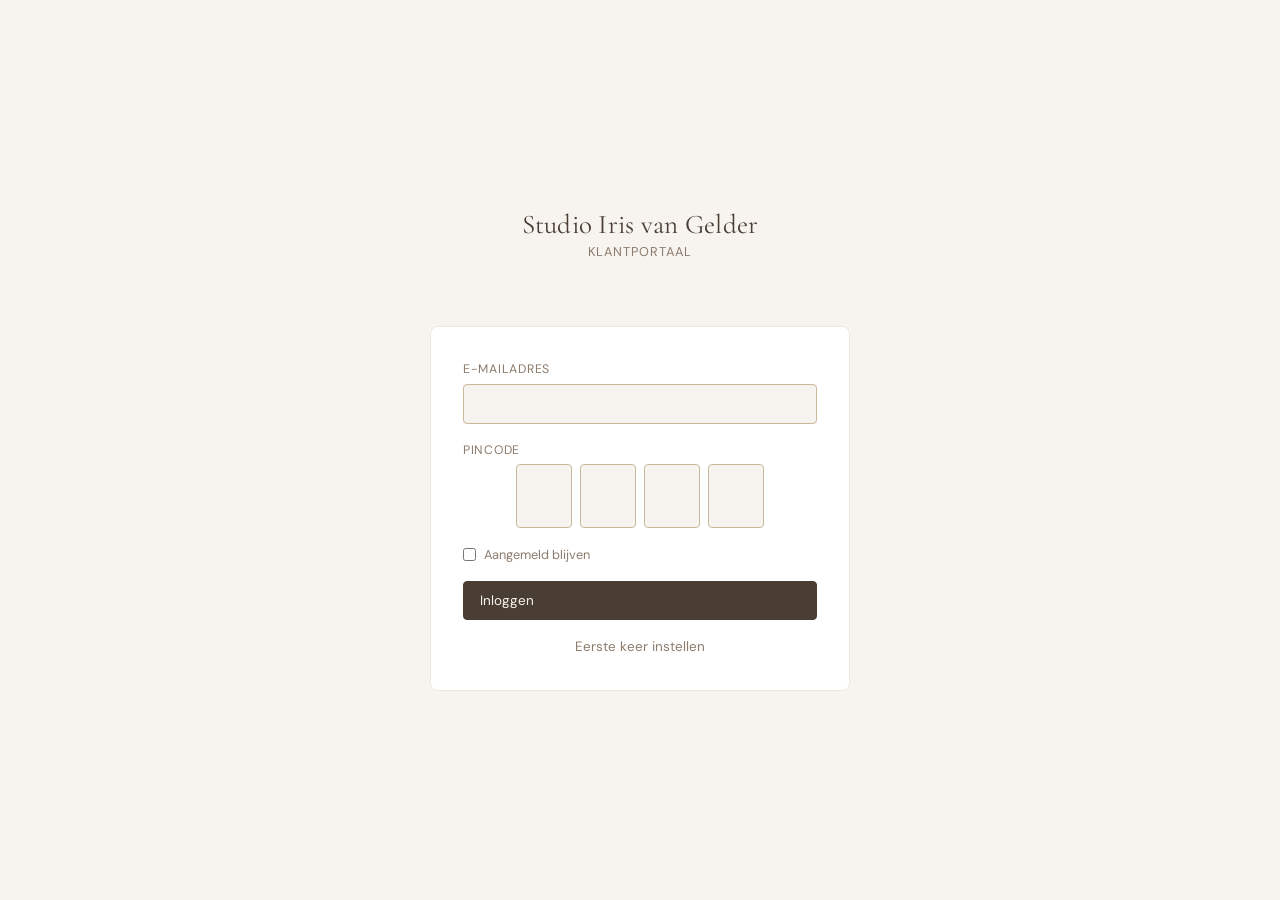
<file: index.html>
<!DOCTYPE html>
<html lang="nl">
<head>
  <meta charset="UTF-8" />
  <meta name="viewport" content="width=device-width, initial-scale=1.0" />
  <title>Studio Iris van Gelder</title>
  <link rel="manifest" href="/manifest.json" />
  <meta name="theme-color" content="#2A2420" />
  <link rel="stylesheet" href="css/base.css" />
  <link rel="stylesheet" href="css/components.css" />
  <link rel="stylesheet" href="css/layout.css" />
</head>
<body class="page-centered">

<!-- LOGIN FORM -->
<div class="login-box" id="view-login">
  <div class="login-logo">
    <h1 data-i18n="app.name">Studio Iris van Gelder</h1>
    <p class="subtitle">Klantportaal</p>
  </div>

  <div class="card">
    <form id="login-form">
      <div class="form-group">
        <label for="email" data-i18n="login.email">E-mailadres</label>
        <input type="email" id="email" name="email" autocomplete="email" required />
      </div>
      <div class="form-group">
        <label for="pin" data-i18n="login.pin">Pincode</label>
        <div class="pin-input" id="pin-inputs">
          <input type="password" maxlength="1" inputmode="numeric" pattern="[0-9]" data-pin="0" />
          <input type="password" maxlength="1" inputmode="numeric" pattern="[0-9]" data-pin="1" />
          <input type="password" maxlength="1" inputmode="numeric" pattern="[0-9]" data-pin="2" />
          <input type="password" maxlength="1" inputmode="numeric" pattern="[0-9]" data-pin="3" />
        </div>
      </div>
      <div id="login-error" class="form-error" style="display:none" data-i18n="login.error"></div>
      <div class="form-group" style="display:flex;align-items:center;gap:var(--space-sm)">
        <input type="checkbox" id="remember" />
        <label for="remember" style="margin-bottom:0;text-transform:none;letter-spacing:0;font-size:0.85rem">Aangemeld blijven</label>
      </div>
      <button type="submit" class="btn btn-primary" style="width:100%" data-i18n="login.submit">Inloggen</button>
    </form>
    <p style="margin-top:var(--space-md);text-align:center;font-size:0.82rem">
      <a href="#" onclick="showView('setup')" class="text-muted">Eerste keer instellen</a>
    </p>
  </div>
</div>

<!-- FIRST-RUN ADMIN SETUP -->
<div class="login-box" id="view-setup" style="display:none">
  <div class="login-logo">
    <h1 data-i18n="app.name">Studio Iris van Gelder</h1>
    <p class="subtitle">Eerste keer instellen</p>
  </div>
  <div class="card">
    <p class="text-muted" style="margin-bottom:var(--space-lg)">Stel uw beheerderspincode in om te beginnen. Dit scherm is daarna niet meer beschikbaar.</p>
    <form id="setup-form">
      <div class="form-group">
        <label>E-mailadres</label>
        <input type="email" id="setup-email" required placeholder="iris@example.com" />
      </div>
      <div class="form-group">
        <label>Kies pincode (4 cijfers)</label>
        <div class="pin-input" id="setup-pin-inputs">
          <input type="password" maxlength="1" inputmode="numeric" pattern="[0-9]" data-pin="0" />
          <input type="password" maxlength="1" inputmode="numeric" pattern="[0-9]" data-pin="1" />
          <input type="password" maxlength="1" inputmode="numeric" pattern="[0-9]" data-pin="2" />
          <input type="password" maxlength="1" inputmode="numeric" pattern="[0-9]" data-pin="3" />
        </div>
      </div>
      <div class="form-group">
        <label>Herhaal pincode</label>
        <div class="pin-input" id="setup-pin2-inputs">
          <input type="password" maxlength="1" inputmode="numeric" pattern="[0-9]" data-pin="0" />
          <input type="password" maxlength="1" inputmode="numeric" pattern="[0-9]" data-pin="1" />
          <input type="password" maxlength="1" inputmode="numeric" pattern="[0-9]" data-pin="2" />
          <input type="password" maxlength="1" inputmode="numeric" pattern="[0-9]" data-pin="3" />
        </div>
      </div>
      <div id="setup-error" class="form-error" style="display:none"></div>
      <button type="submit" class="btn btn-primary" style="width:100%">Account aanmaken</button>
    </form>
    <p style="margin-top:var(--space-md);text-align:center">
      <a href="#" onclick="showView('login')">← Terug naar inloggen</a>
    </p>
  </div>
</div>

<!-- ACTIVATION FORM -->
<div class="login-box" id="view-activate" style="display:none">
  <div class="login-logo">
    <h1 data-i18n="app.name">Studio Iris van Gelder</h1>
    <p class="subtitle" data-i18n="activate.title">Kies een pincode</p>
  </div>

  <div class="card">
    <p class="text-muted" style="margin-bottom:var(--space-lg)">Welkom! Stel hieronder uw viercijferige pincode in om uw account te activeren.</p>
    <form id="activate-form">
      <div class="form-group">
        <label data-i18n="activate.pin">Pincode (4 cijfers)</label>
        <div class="pin-input" id="act-pin-inputs">
          <input type="password" maxlength="1" inputmode="numeric" pattern="[0-9]" data-pin="0" />
          <input type="password" maxlength="1" inputmode="numeric" pattern="[0-9]" data-pin="1" />
          <input type="password" maxlength="1" inputmode="numeric" pattern="[0-9]" data-pin="2" />
          <input type="password" maxlength="1" inputmode="numeric" pattern="[0-9]" data-pin="3" />
        </div>
      </div>
      <div class="form-group">
        <label data-i18n="activate.pin_confirm">Herhaal pincode</label>
        <div class="pin-input" id="act-pin2-inputs">
          <input type="password" maxlength="1" inputmode="numeric" pattern="[0-9]" data-pin="0" />
          <input type="password" maxlength="1" inputmode="numeric" pattern="[0-9]" data-pin="1" />
          <input type="password" maxlength="1" inputmode="numeric" pattern="[0-9]" data-pin="2" />
          <input type="password" maxlength="1" inputmode="numeric" pattern="[0-9]" data-pin="3" />
        </div>
      </div>
      <div id="activate-error" class="form-error" style="display:none"></div>
      <button type="submit" class="btn btn-primary" style="width:100%" data-i18n="activate.submit">Account activeren</button>
    </form>
  </div>
</div>

<script src="js/i18n.js"></script>
<script src="js/utils.js"></script>
<script src="js/api.js"></script>
<script src="js/router.js"></script>
<script>
  function showView(name) {
    ['view-login', 'view-activate', 'view-setup'].forEach(id => {
      document.getElementById(id).style.display = 'none';
    });
    document.getElementById('view-' + name).style.display = 'block';
  }

  function setupPinInputs(container) {
    const inputs = container.querySelectorAll('input[data-pin]');
    inputs.forEach((input, i) => {
      input.addEventListener('input', () => {
        input.value = input.value.replace(/[^0-9]/g, '');
        if (input.value && i < inputs.length - 1) inputs[i + 1].focus();
      });
      input.addEventListener('keydown', e => {
        if (e.key === 'Backspace' && !input.value && i > 0) inputs[i - 1].focus();
      });
    });
    return () => Array.from(inputs).map(i => i.value).join('');
  }

  const getLoginPin  = setupPinInputs(document.getElementById('pin-inputs'));
  const getActPin    = setupPinInputs(document.getElementById('act-pin-inputs'));
  const getActPin2   = setupPinInputs(document.getElementById('act-pin2-inputs'));
  const getSetupPin  = setupPinInputs(document.getElementById('setup-pin-inputs'));
  const getSetupPin2 = setupPinInputs(document.getElementById('setup-pin2-inputs'));

  // Check for activation token in URL
  const urlParams = new URLSearchParams(window.location.search);
  const inviteToken = urlParams.get('token');

  if (inviteToken) {
    document.getElementById('view-login').style.display = 'none';
    document.getElementById('view-activate').style.display = 'block';
  }

  document.getElementById('login-form').addEventListener('submit', async e => {
    e.preventDefault();
    const email = document.getElementById('email').value.trim();
    const pin = getLoginPin();
    const errEl = document.getElementById('login-error');
    errEl.style.display = 'none';

    try {
      const data = await api.auth.login(email, pin);
      saveSession(data.session_token, document.getElementById('remember').checked);
      if (data.role === 'admin') {
        window.location.href = '/dashboard-iris.html';
      } else if (!data.onboarding_done) {
        window.location.href = '/onboarding.html';
      } else {
        window.location.href = '/portaal.html';
      }
    } catch (err) {
      errEl.textContent = t('login.error');
      errEl.style.display = 'block';
    }
  });

  document.getElementById('setup-form').addEventListener('submit', async e => {
    e.preventDefault();
    const pin  = getSetupPin();
    const pin2 = getSetupPin2();
    const errEl = document.getElementById('setup-error');
    errEl.style.display = 'none';
    if (pin.length !== 4) { errEl.textContent = t('activate.invalid'); errEl.style.display = 'block'; return; }
    if (pin !== pin2) { errEl.textContent = t('activate.mismatch'); errEl.style.display = 'block'; return; }
    const email = document.getElementById('setup-email').value.trim();
    try {
      const data = await api.auth.setupAdmin(email, pin);
      saveSession(data.session_token, false);
      window.location.href = '/dashboard-iris.html';
    } catch (err) {
      errEl.textContent = err.message === 'ADMIN_ALREADY_EXISTS'
        ? 'Er bestaat al een beheerder. Log gewoon in.'
        : (err.message || t('common.error'));
      errEl.style.display = 'block';
    }
  });

  document.getElementById('activate-form').addEventListener('submit', async e => {
    e.preventDefault();
    const pin  = getActPin();
    const pin2 = getActPin2();
    const errEl = document.getElementById('activate-error');
    errEl.style.display = 'none';

    if (pin.length !== 4) {
      errEl.textContent = t('activate.invalid');
      errEl.style.display = 'block';
      return;
    }
    if (pin !== pin2) {
      errEl.textContent = t('activate.mismatch');
      errEl.style.display = 'block';
      return;
    }

    try {
      const data = await api.auth.activate(inviteToken, pin);
      saveSession(data.session_token, false);
      window.location.href = '/onboarding.html';
    } catch (err) {
      errEl.textContent = err.message || t('common.error');
      errEl.style.display = 'block';
    }
  });
</script>
</body>
</html>
</file>
<file: css/base.css>
@import url('https://fonts.googleapis.com/css2?family=Cormorant+Garamond:ital,wght@0,300;0,400;0,500;1,300;1,400&family=DM+Sans:wght@300;400;500&display=swap');

*, *::before, *::after { box-sizing: border-box; margin: 0; padding: 0; }

:root {
  --color-warm-white:  #F7F4F0;
  --color-sand-light:  #EDE8E0;
  --color-sand:        #C9B99A;
  --color-taupe:       #8C7B6B;
  --color-dark-warm:   #4A3D34;
  --color-anthracite:  #2A2420;

  --color-budget-ok:   #7A9E7E;
  --color-budget-warn: #C4894F;
  --color-budget-over: #B85C52;

  --font-display: 'Cormorant Garamond', Georgia, serif;
  --font-body:    'DM Sans', system-ui, sans-serif;

  --space-xs:  4px;
  --space-sm:  8px;
  --space-md:  16px;
  --space-lg:  32px;
  --space-xl:  64px;

  --radius-sm: 4px;
  --radius-md: 8px;
  --radius-lg: 16px;
}

html { font-size: 15px; scroll-behavior: smooth; }

body {
  background: var(--color-warm-white);
  color: var(--color-anthracite);
  font-family: var(--font-body);
  font-size: 1rem;
  line-height: 1.65;
  min-height: 100vh;
}

h1, h2, h3, h4 {
  font-family: var(--font-display);
  font-weight: 400;
  letter-spacing: 0.01em;
  line-height: 1.2;
}

h1 { font-size: 2.4rem; }
h2 { font-size: 1.8rem; }
h3 { font-size: 1.3rem; }
h4 { font-size: 1.1rem; }

p { margin-bottom: var(--space-md); }
p:last-child { margin-bottom: 0; }

a { color: var(--color-dark-warm); text-decoration: none; }
a:hover { text-decoration: underline; }

ul, ol { padding-left: var(--space-lg); }

hr {
  border: none;
  border-top: 1px solid var(--color-sand-light);
  margin: var(--space-lg) 0;
}

.text-muted  { color: var(--color-taupe); font-size: 0.9rem; }
.text-small  { font-size: 0.85rem; }
.text-center { text-align: center; }

.sr-only {
  position: absolute;
  width: 1px; height: 1px;
  padding: 0; margin: -1px;
  overflow: hidden;
  clip: rect(0,0,0,0);
  border: 0;
}
</file>
<file: css/components.css>
/* ── Buttons ─────────────────────────────────── */

.btn {
  display: inline-flex;
  align-items: center;
  gap: var(--space-sm);
  padding: 10px var(--space-md);
  border: 1px solid transparent;
  border-radius: var(--radius-sm);
  font-family: var(--font-body);
  font-size: 0.9rem;
  font-weight: 400;
  cursor: pointer;
  transition: background 0.15s, color 0.15s, border-color 0.15s;
  white-space: nowrap;
  text-decoration: none;
}
.btn:hover { text-decoration: none; }

.btn-primary {
  background: var(--color-dark-warm);
  color: var(--color-warm-white);
  border-color: var(--color-dark-warm);
}
.btn-primary:hover { background: var(--color-anthracite); border-color: var(--color-anthracite); }

.btn-secondary {
  background: transparent;
  color: var(--color-dark-warm);
  border-color: var(--color-sand);
}
.btn-secondary:hover { background: var(--color-sand-light); }

.btn-ghost {
  background: transparent;
  color: var(--color-taupe);
  border-color: transparent;
}
.btn-ghost:hover { color: var(--color-dark-warm); background: var(--color-sand-light); }

.btn-danger {
  background: transparent;
  color: var(--color-budget-over);
  border-color: var(--color-budget-over);
}
.btn-danger:hover { background: var(--color-budget-over); color: #fff; }

.btn-sm { padding: 6px 12px; font-size: 0.8rem; }
.btn-lg { padding: 14px var(--space-lg); font-size: 1rem; }

.btn:disabled, .btn[disabled] {
  opacity: 0.45;
  cursor: not-allowed;
}

/* ── Cards ───────────────────────────────────── */

.card {
  background: #fff;
  border: 1px solid var(--color-sand-light);
  border-radius: var(--radius-md);
  padding: var(--space-lg);
}

.card-header {
  display: flex;
  align-items: center;
  justify-content: space-between;
  margin-bottom: var(--space-md);
}

.card-title {
  font-family: var(--font-display);
  font-size: 1.2rem;
  font-weight: 400;
}

.stat-card {
  background: #fff;
  border: 1px solid var(--color-sand-light);
  border-radius: var(--radius-md);
  padding: var(--space-lg);
  text-align: center;
}

.stat-card .stat-value {
  font-family: var(--font-display);
  font-size: 2.2rem;
  font-weight: 300;
  color: var(--color-dark-warm);
  display: block;
  line-height: 1;
  margin-bottom: var(--space-xs);
}

.stat-card .stat-label {
  font-size: 0.82rem;
  color: var(--color-taupe);
  text-transform: uppercase;
  letter-spacing: 0.06em;
}

/* ── Forms ───────────────────────────────────── */

.form-group { margin-bottom: var(--space-md); }

label {
  display: block;
  font-size: 0.82rem;
  text-transform: uppercase;
  letter-spacing: 0.06em;
  color: var(--color-taupe);
  margin-bottom: var(--space-xs);
}

input[type="text"],
input[type="email"],
input[type="number"],
input[type="date"],
input[type="password"],
select,
textarea {
  width: 100%;
  padding: 10px var(--space-md);
  border: 1px solid var(--color-sand);
  border-radius: var(--radius-sm);
  background: var(--color-warm-white);
  color: var(--color-anthracite);
  font-family: var(--font-body);
  font-size: 0.95rem;
  transition: border-color 0.15s;
  outline: none;
}

input:focus, select:focus, textarea:focus {
  border-color: var(--color-dark-warm);
}

textarea { resize: vertical; min-height: 80px; }

.form-hint { font-size: 0.8rem; color: var(--color-taupe); margin-top: var(--space-xs); }
.form-error { font-size: 0.8rem; color: var(--color-budget-over); margin-top: var(--space-xs); }

.pin-input {
  display: flex;
  gap: var(--space-sm);
  justify-content: center;
}

.pin-input input {
  width: 56px;
  height: 64px;
  text-align: center;
  font-size: 1.4rem;
  border-radius: var(--radius-sm);
}

/* ── Tables ──────────────────────────────────── */

.table-wrapper { overflow-x: auto; }

table {
  width: 100%;
  border-collapse: collapse;
  font-size: 0.9rem;
}

thead th {
  text-align: left;
  padding: var(--space-sm) var(--space-md);
  font-size: 0.75rem;
  text-transform: uppercase;
  letter-spacing: 0.06em;
  color: var(--color-taupe);
  border-bottom: 1px solid var(--color-sand-light);
  font-family: var(--font-body);
  font-weight: 400;
}

tbody td {
  padding: var(--space-sm) var(--space-md);
  border-bottom: 1px solid var(--color-sand-light);
  vertical-align: middle;
}

tbody tr:last-child td { border-bottom: none; }
tbody tr:hover { background: var(--color-warm-white); }

/* ── Progress bar ────────────────────────────── */

.progress {
  height: 6px;
  background: var(--color-sand-light);
  border-radius: 99px;
  overflow: hidden;
}

.progress-bar {
  height: 100%;
  border-radius: 99px;
  transition: width 0.3s;
  background: var(--color-budget-ok);
}
.progress-bar.warn { background: var(--color-budget-warn); }
.progress-bar.over { background: var(--color-budget-over); }

/* ── Badges / tags ───────────────────────────── */

.badge {
  display: inline-block;
  padding: 2px 10px;
  border-radius: 99px;
  font-size: 0.75rem;
  letter-spacing: 0.04em;
  font-weight: 400;
}
.badge-active   { background: #E8F1E9; color: var(--color-budget-ok); }
.badge-planned  { background: var(--color-sand-light); color: var(--color-taupe); }
.badge-completed { background: #EDE8E0; color: var(--color-dark-warm); }
.badge-archived { background: var(--color-sand-light); color: var(--color-taupe); opacity: 0.6; }
.badge-warning  { background: #FAF0E6; color: var(--color-budget-warn); }
.badge-over     { background: #FCECEA; color: var(--color-budget-over); }

/* ── Modal ───────────────────────────────────── */

.modal-backdrop {
  position: fixed;
  inset: 0;
  background: rgba(42,36,32,0.45);
  z-index: 100;
  display: flex;
  align-items: center;
  justify-content: center;
  padding: var(--space-md);
  opacity: 0;
  visibility: hidden;
  transition: opacity 0.2s;
}

.modal-backdrop.open { opacity: 1; visibility: visible; }

.modal {
  background: #fff;
  border-radius: var(--radius-lg);
  padding: var(--space-lg);
  width: 100%;
  max-width: 520px;
  max-height: 90vh;
  overflow-y: auto;
  transform: translateY(16px);
  transition: transform 0.2s;
}

.modal-backdrop.open .modal { transform: translateY(0); }

.modal-header {
  display: flex;
  align-items: center;
  justify-content: space-between;
  margin-bottom: var(--space-lg);
}

.modal-title {
  font-family: var(--font-display);
  font-size: 1.4rem;
}

.modal-close {
  background: none;
  border: none;
  cursor: pointer;
  font-size: 1.4rem;
  color: var(--color-taupe);
  line-height: 1;
  padding: 4px;
}

.modal-footer {
  display: flex;
  gap: var(--space-sm);
  justify-content: flex-end;
  margin-top: var(--space-lg);
  padding-top: var(--space-md);
  border-top: 1px solid var(--color-sand-light);
}

/* ── Accordion ───────────────────────────────── */

.accordion-item { border: 1px solid var(--color-sand-light); border-radius: var(--radius-md); margin-bottom: var(--space-md); }

.accordion-toggle {
  width: 100%;
  background: none;
  border: none;
  cursor: pointer;
  padding: var(--space-md) var(--space-lg);
  display: flex;
  align-items: center;
  justify-content: space-between;
  font-family: var(--font-display);
  font-size: 1.1rem;
  color: var(--color-anthracite);
  text-align: left;
}

.accordion-toggle .chevron {
  transition: transform 0.2s;
  font-size: 0.7rem;
  color: var(--color-taupe);
}

.accordion-item.open .chevron { transform: rotate(180deg); }

.accordion-body {
  display: none;
  padding: 0 var(--space-lg) var(--space-lg);
}

.accordion-item.open .accordion-body { display: block; }

/* ── Duration buttons ────────────────────────── */

.duration-grid {
  display: flex;
  flex-wrap: wrap;
  gap: var(--space-sm);
  margin-bottom: var(--space-sm);
}

.duration-btn {
  padding: 6px 14px;
  border: 1px solid var(--color-sand);
  border-radius: var(--radius-sm);
  background: transparent;
  cursor: pointer;
  font-family: var(--font-body);
  font-size: 0.85rem;
  transition: background 0.12s;
}

.duration-btn:hover { background: var(--color-sand-light); }
.duration-btn.active { background: var(--color-dark-warm); color: #fff; border-color: var(--color-dark-warm); }

/* ── Empty state ─────────────────────────────── */

.empty-state {
  padding: var(--space-xl) var(--space-lg);
  text-align: center;
  color: var(--color-taupe);
}

.empty-state p { margin: 0; }

/* ── Alert / toast ───────────────────────────── */

.toast-container {
  position: fixed;
  bottom: var(--space-lg);
  right: var(--space-lg);
  z-index: 200;
  display: flex;
  flex-direction: column;
  gap: var(--space-sm);
}

.toast {
  background: var(--color-anthracite);
  color: var(--color-warm-white);
  padding: var(--space-sm) var(--space-md);
  border-radius: var(--radius-sm);
  font-size: 0.9rem;
  max-width: 320px;
  animation: slideUp 0.2s ease;
}

.toast.success { background: var(--color-budget-ok); }
.toast.error   { background: var(--color-budget-over); }

@keyframes slideUp {
  from { opacity: 0; transform: translateY(8px); }
  to   { opacity: 1; transform: translateY(0); }
}

/* ── Tabs ────────────────────────────────────── */

.section-tabs {
  display: flex;
  gap: 0;
  border-bottom: 1px solid var(--color-sand-light);
  margin-bottom: var(--space-lg);
  overflow-x: auto;
}

.section-tab {
  padding: var(--space-sm) var(--space-md);
  border: none;
  background: none;
  cursor: pointer;
  font-family: var(--font-body);
  font-size: 0.85rem;
  color: var(--color-taupe);
  border-bottom: 2px solid transparent;
  margin-bottom: -1px;
  white-space: nowrap;
  transition: color 0.15s;
}

.section-tab.active {
  color: var(--color-dark-warm);
  border-bottom-color: var(--color-dark-warm);
}

.tab-panel { display: none; }
.tab-panel.active { display: block; }

/* ── Language toggle ─────────────────────────── */

.lang-toggle {
  display: flex;
  gap: 2px;
  background: var(--color-sand-light);
  border-radius: 99px;
  padding: 3px;
}

.lang-btn {
  padding: 3px 10px;
  border: none;
  border-radius: 99px;
  background: transparent;
  cursor: pointer;
  font-family: var(--font-body);
  font-size: 0.78rem;
  color: var(--color-taupe);
  letter-spacing: 0.04em;
  transition: background 0.15s, color 0.15s;
}

.lang-btn.active { background: #fff; color: var(--color-dark-warm); }

/* ── Onboarding steps ────────────────────────── */

.onboarding-dots {
  display: flex;
  gap: var(--space-sm);
  justify-content: center;
  margin-top: var(--space-lg);
}

.onboarding-dot {
  width: 8px; height: 8px;
  border-radius: 50%;
  background: var(--color-sand);
  transition: background 0.2s;
}
.onboarding-dot.active { background: var(--color-dark-warm); }

/* ── File upload area ────────────────────────── */

.drop-zone {
  border: 2px dashed var(--color-sand);
  border-radius: var(--radius-md);
  padding: var(--space-lg);
  text-align: center;
  cursor: pointer;
  transition: border-color 0.15s, background 0.15s;
  color: var(--color-taupe);
}
.drop-zone:hover, .drop-zone.drag-over {
  border-color: var(--color-dark-warm);
  background: var(--color-sand-light);
}
.drop-zone input[type="file"] { display: none; }
</file>
<file: css/layout.css>
/* ── Login / centered layouts ────────────────── */

.page-centered {
  min-height: 100vh;
  display: flex;
  align-items: center;
  justify-content: center;
  padding: var(--space-lg);
}

.login-box {
  width: 100%;
  max-width: 420px;
}

.login-logo {
  text-align: center;
  margin-bottom: var(--space-xl);
}

.login-logo h1 {
  font-size: 1.8rem;
  color: var(--color-dark-warm);
}

.login-logo .subtitle {
  font-size: 0.85rem;
  color: var(--color-taupe);
  letter-spacing: 0.08em;
  text-transform: uppercase;
}

/* ── App shell ───────────────────────────────── */

.app-shell {
  min-height: 100vh;
  display: flex;
  flex-direction: column;
}

/* ── Top nav ─────────────────────────────────── */

.topnav {
  height: 60px;
  background: #fff;
  border-bottom: 1px solid var(--color-sand-light);
  display: flex;
  align-items: center;
  padding: 0 var(--space-lg);
  gap: var(--space-md);
  position: sticky;
  top: 0;
  z-index: 50;
}

.topnav-brand {
  font-family: var(--font-display);
  font-size: 1.1rem;
  color: var(--color-dark-warm);
  white-space: nowrap;
  flex-shrink: 0;
}

.topnav-spacer { flex: 1; }

.topnav-actions {
  display: flex;
  align-items: center;
  gap: var(--space-md);
}

.topnav-user {
  font-size: 0.82rem;
  color: var(--color-taupe);
}

/* ── Main content area ───────────────────────── */

.main-content {
  flex: 1;
  padding: var(--space-lg);
  max-width: 1100px;
  width: 100%;
  margin: 0 auto;
}

.page-header {
  display: flex;
  align-items: flex-end;
  justify-content: space-between;
  margin-bottom: var(--space-lg);
  gap: var(--space-md);
}

.page-header h1 { margin-bottom: 0; }
.page-header-actions { display: flex; gap: var(--space-sm); flex-shrink: 0; }

/* ── Dashboard grid ──────────────────────────── */

.stats-grid {
  display: grid;
  grid-template-columns: repeat(3, 1fr);
  gap: var(--space-md);
  margin-bottom: var(--space-lg);
}

.projects-grid {
  display: grid;
  gap: var(--space-md);
}

.project-card {
  background: #fff;
  border: 1px solid var(--color-sand-light);
  border-radius: var(--radius-md);
  padding: var(--space-lg);
}

.project-card-header {
  display: flex;
  align-items: flex-start;
  justify-content: space-between;
  margin-bottom: var(--space-md);
}

.project-card-title {
  font-family: var(--font-display);
  font-size: 1.2rem;
}

.project-card-meta {
  font-size: 0.82rem;
  color: var(--color-taupe);
  margin-bottom: var(--space-md);
}

.project-card-footer {
  display: flex;
  align-items: center;
  justify-content: space-between;
  gap: var(--space-sm);
  margin-top: var(--space-md);
  padding-top: var(--space-md);
  border-top: 1px solid var(--color-sand-light);
}

.project-outstanding {
  font-family: var(--font-display);
  font-size: 1.1rem;
  color: var(--color-dark-warm);
}

/* ── Two-column layout ───────────────────────── */

.two-col {
  display: grid;
  grid-template-columns: 1fr 1fr;
  gap: var(--space-md);
}

.three-col {
  display: grid;
  grid-template-columns: repeat(3, 1fr);
  gap: var(--space-md);
}

/* ── Section spacing ─────────────────────────── */

.section { margin-bottom: var(--space-xl); }

.section-header {
  display: flex;
  align-items: center;
  justify-content: space-between;
  margin-bottom: var(--space-md);
}

.section-title {
  font-family: var(--font-display);
  font-size: 1.4rem;
}

/* ── Portaal layout ──────────────────────────── */

.portaal-project-header {
  margin-bottom: var(--space-xl);
}

.portaal-project-header h1 { margin-bottom: var(--space-sm); }

.portaal-project-header .project-status {
  display: flex;
  align-items: center;
  gap: var(--space-sm);
  font-size: 0.85rem;
  color: var(--color-taupe);
}

.phase-block {
  background: #fff;
  border: 1px solid var(--color-sand-light);
  border-radius: var(--radius-md);
  padding: var(--space-lg);
  margin-bottom: var(--space-md);
}

.phase-block-header {
  display: flex;
  align-items: center;
  justify-content: space-between;
  margin-bottom: var(--space-md);
}

.phase-block-title { font-family: var(--font-display); font-size: 1.15rem; }

.phase-stats {
  display: grid;
  grid-template-columns: repeat(2, 1fr);
  gap: var(--space-md);
  margin-top: var(--space-md);
  padding-top: var(--space-md);
  border-top: 1px solid var(--color-sand-light);
}

.phase-stat-item {}
.phase-stat-label { font-size: 0.75rem; text-transform: uppercase; letter-spacing: 0.06em; color: var(--color-taupe); }
.phase-stat-value { font-family: var(--font-display); font-size: 1.2rem; }

/* ── Document list ───────────────────────────── */

.doc-list { display: flex; flex-direction: column; gap: var(--space-sm); }

.doc-item {
  display: flex;
  align-items: center;
  justify-content: space-between;
  padding: var(--space-md);
  background: #fff;
  border: 1px solid var(--color-sand-light);
  border-radius: var(--radius-md);
  gap: var(--space-md);
}

.doc-info { flex: 1; min-width: 0; }
.doc-name { font-weight: 400; white-space: nowrap; overflow: hidden; text-overflow: ellipsis; }
.doc-meta { font-size: 0.8rem; color: var(--color-taupe); }

/* ── Onboarding layout ───────────────────────── */

.onboarding-shell {
  min-height: 100vh;
  background: var(--color-warm-white);
  display: flex;
  flex-direction: column;
}

.onboarding-main {
  flex: 1;
  display: flex;
  align-items: center;
  justify-content: center;
  padding: var(--space-lg);
}

.onboarding-card {
  background: #fff;
  border-radius: var(--radius-lg);
  padding: var(--space-xl);
  width: 100%;
  max-width: 480px;
  text-align: center;
}

.onboarding-card h2 { margin-bottom: var(--space-md); }
.onboarding-card p { color: var(--color-taupe); margin-bottom: var(--space-lg); }

.onboarding-actions {
  display: flex;
  gap: var(--space-sm);
  justify-content: center;
  flex-wrap: wrap;
}

/* ── Responsive ──────────────────────────────── */

@media (max-width: 768px) {
  .stats-grid { grid-template-columns: 1fr; }
  .two-col    { grid-template-columns: 1fr; }
  .three-col  { grid-template-columns: 1fr 1fr; }
  .main-content { padding: var(--space-md); }
  .topnav { padding: 0 var(--space-md); }
  .page-header { flex-direction: column; align-items: flex-start; }
  .project-card-footer { flex-direction: column; align-items: flex-start; }
  .doc-item { flex-direction: column; align-items: flex-start; }
}

@media (max-width: 480px) {
  .three-col { grid-template-columns: 1fr; }
  .modal { border-radius: 0; max-height: 100vh; }
  .modal-backdrop { align-items: flex-end; padding: 0; }
}
</file>
